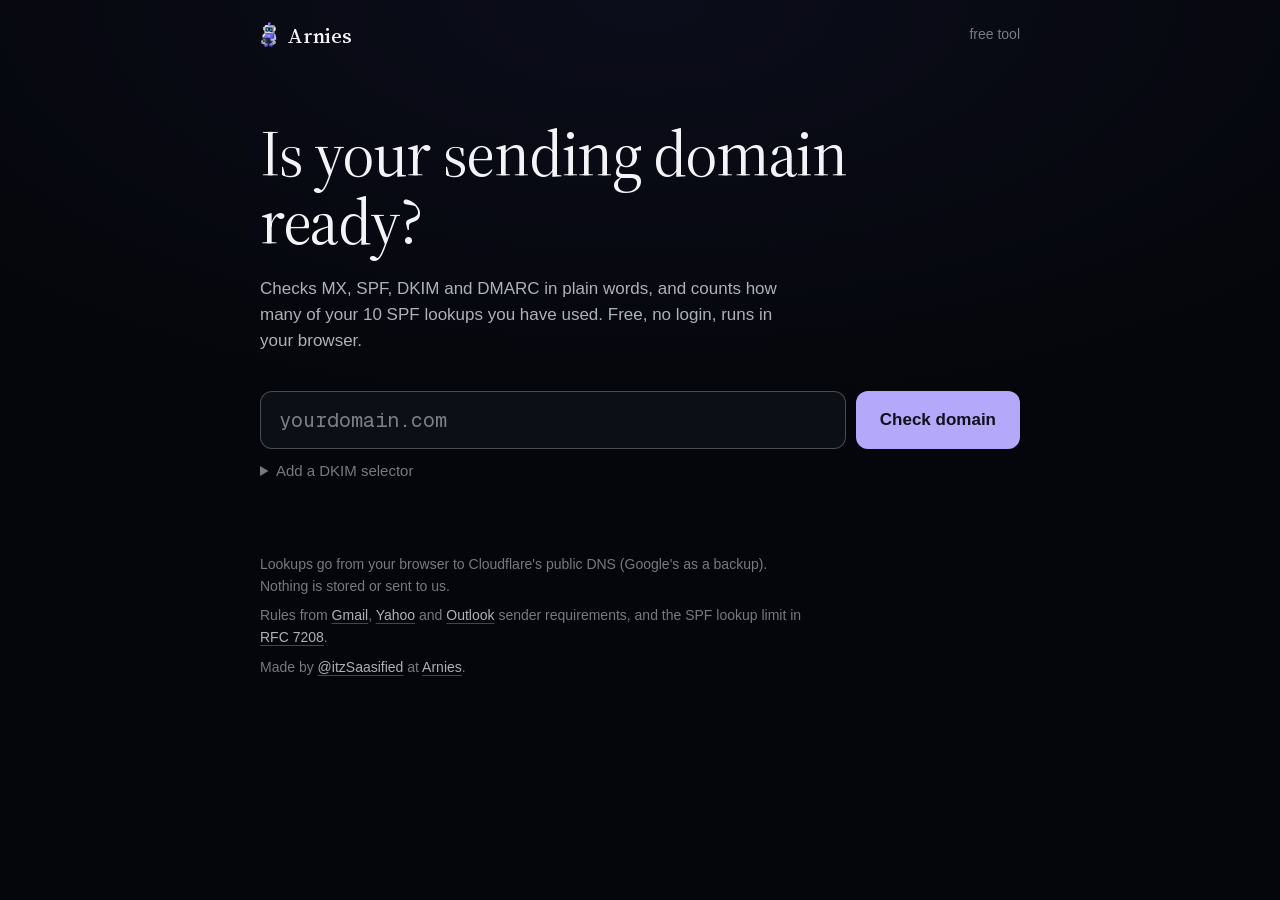
<file: domain-checker/index.html>
<!doctype html>
<html lang="en">
<head>
<meta charset="utf-8">
<meta name="viewport" content="width=device-width, initial-scale=1">
<title>Sending domain checker</title>
<meta name="description" content="Check if a cold email sending domain is set up: MX, SPF, DKIM and DMARC in plain words, plus your SPF lookup count. Free, no login, runs in your browser.">
<meta property="og:title" content="Sending domain checker">
<meta property="og:description" content="MX, SPF, DKIM and DMARC in plain words, plus your SPF lookup count. Free, no login.">
<meta property="og:image" content="https://jamakzai12.github.io/domain-checker/og.png">
<meta property="og:url" content="https://jamakzai12.github.io/domain-checker/">
<meta name="twitter:card" content="summary_large_image">
<meta name="twitter:site" content="@itzSaasified">
<meta name="theme-color" content="#05060b">
<link rel="icon" href="arnie.svg" type="image/svg+xml">
<link rel="stylesheet" href="style.css">
</head>
<body>
<div class="sky" aria-hidden="true"></div>

<header class="top">
  <a class="brand" href="https://arnies.ai" rel="noopener">
    <img src="arnie.svg" alt="" width="17" height="26">
    <span>Arnies</span>
  </a>
  <span class="top-note">free tool</span>
</header>

<main>
  <section class="hero">
    <h1 id="headline">Is your sending domain ready?</h1>
    <p class="lede" id="lede">Checks MX, SPF, DKIM and DMARC in plain words, and counts how many of your 10 SPF lookups you have used. Free, no login, runs in your browser.</p>

    <form id="form" class="check-form" autocomplete="off" novalidate>
      <label class="visually-hidden" for="domain">Domain</label>
      <input id="domain" name="domain" type="text" inputmode="url" spellcheck="false" autocapitalize="none" placeholder="yourdomain.com" required>
      <button id="go" type="submit">Check domain</button>
      <details class="selector">
        <summary>Add a DKIM selector</summary>
        <label for="selector">Selector</label>
        <input id="selector" name="selector" type="text" spellcheck="false" autocapitalize="none" placeholder="e.g. google">
        <p class="hint">Find it in a sent email: open "show original" and look for <code>s=</code> in the DKIM-Signature line. Leave it empty and we try the common ones.</p>
      </details>
    </form>
    <p class="error" id="error" role="alert" hidden></p>
  </section>

  <section id="results" class="results" aria-live="polite" hidden>
    <ol class="checks" id="checks"></ol>
    <p class="share" id="share" hidden><button type="button" id="copy-link" class="ghost">Copy link to these results</button></p>
  </section>
</main>

<footer class="foot">
  <p>Lookups go from your browser to Cloudflare's public DNS (Google's as a backup). Nothing is stored or sent to us.</p>
  <p>Rules from <a href="https://support.google.com/mail/answer/81126" rel="noopener">Gmail</a>, <a href="https://senders.yahooinc.com/best-practices/" rel="noopener">Yahoo</a> and <a href="https://postmaster.outlook.com/policies.aspx" rel="noopener">Outlook</a> sender requirements, and the SPF lookup limit in <a href="https://www.rfc-editor.org/rfc/rfc7208#section-4.6.4" rel="noopener">RFC 7208</a>.</p>
  <p>Made by <a href="https://x.com/itzSaasified" rel="noopener">@itzSaasified</a> at <a href="https://arnies.ai" rel="noopener">Arnies</a>.</p>
</footer>

<script src="app.js"></script>
</body>
</html>
</file>
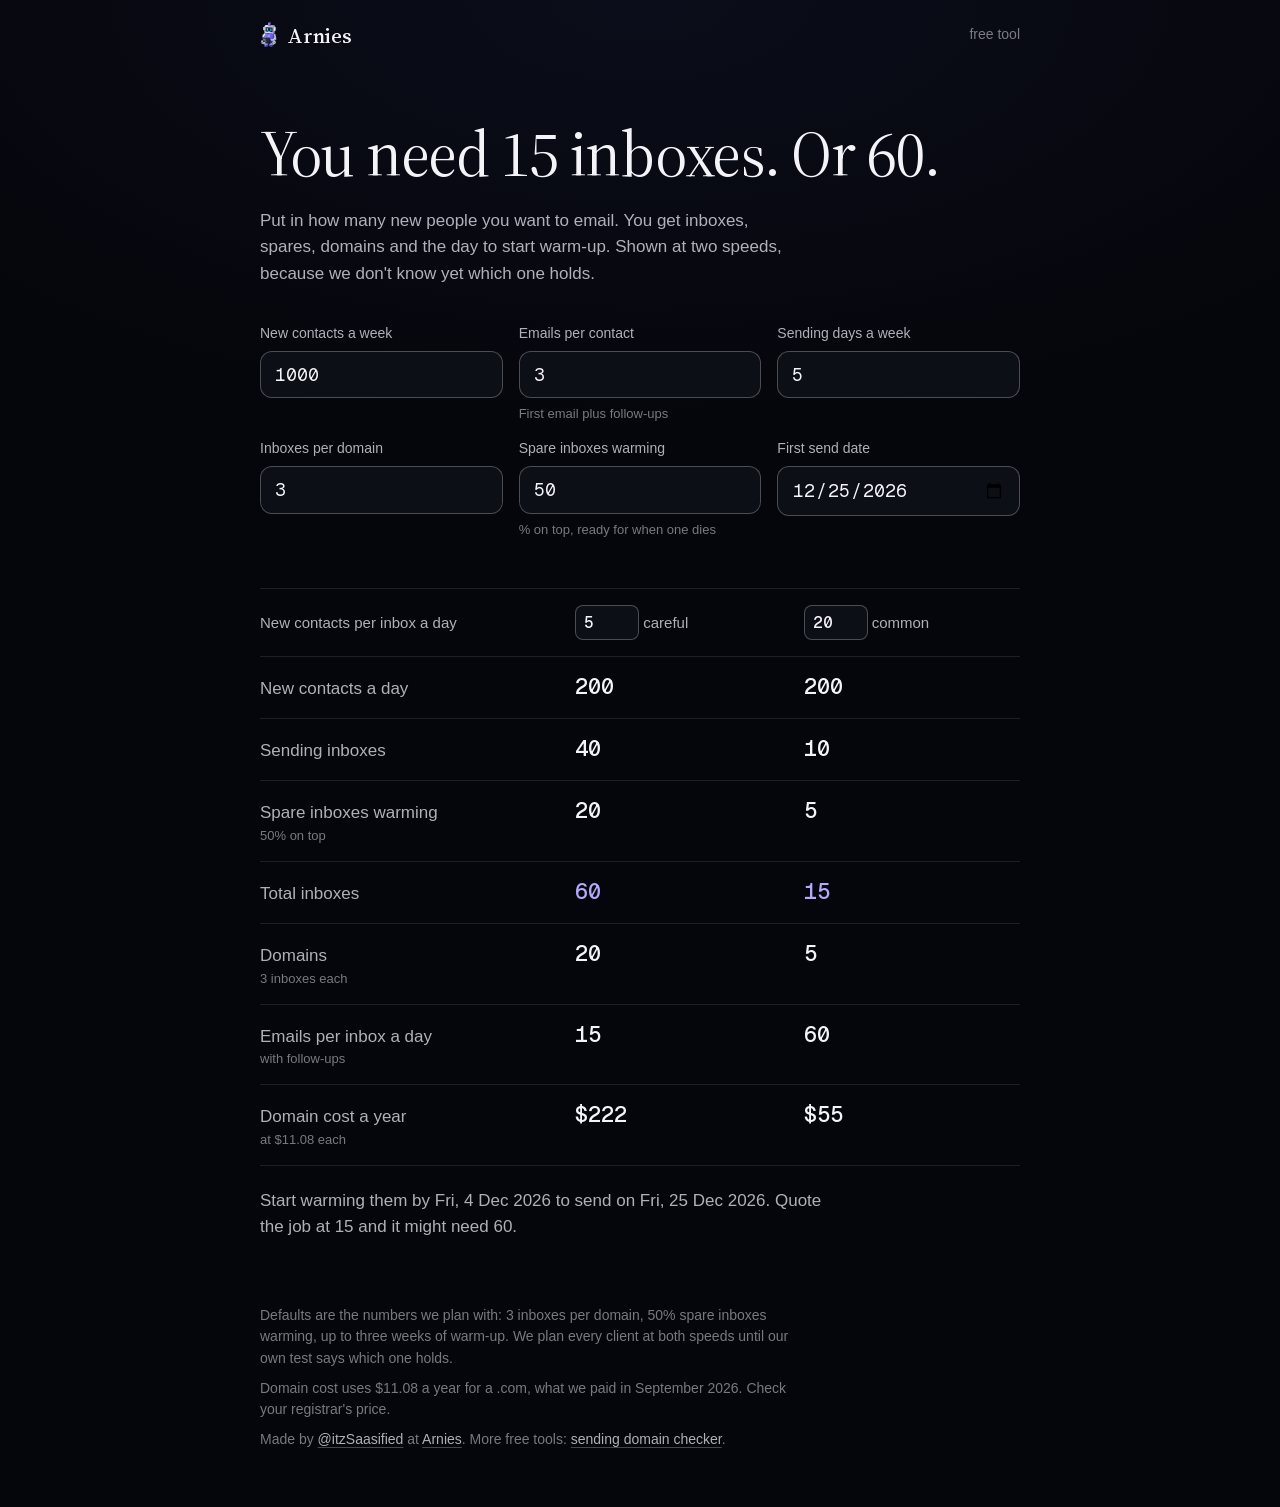
<file: inbox-calculator/index.html>
<!doctype html>
<html lang="en">
<head>
<meta charset="utf-8">
<meta name="viewport" content="width=device-width, initial-scale=1">
<title>Cold email inbox calculator</title>
<meta name="description" content="How many inboxes and domains you need for your cold email volume, with spares and the date to start warm-up. Free, no login.">
<meta property="og:title" content="Cold email inbox calculator">
<meta property="og:description" content="Inboxes, spares, domains and the day to start warm-up. Free, no login.">
<meta property="og:image" content="https://jamakzai12.github.io/inbox-calculator/og.png">
<meta property="og:url" content="https://jamakzai12.github.io/inbox-calculator/">
<meta name="twitter:card" content="summary_large_image">
<meta name="twitter:site" content="@itzSaasified">
<meta name="theme-color" content="#05060b">
<link rel="icon" href="arnie.svg" type="image/svg+xml">
<link rel="stylesheet" href="style.css">
</head>
<body>
<div class="sky" aria-hidden="true"></div>

<header class="top">
  <a class="brand" href="https://arnies.ai" rel="noopener">
    <img src="arnie.svg" alt="" width="17" height="26">
    <span>Arnies</span>
  </a>
  <span class="top-note">free tool</span>
</header>

<main>
  <section class="hero">
    <h1 id="headline">How many inboxes do you need?</h1>
    <p class="lede">Put in how many new people you want to email. You get inboxes, spares, domains and the day to start warm-up. Shown at two speeds, because we don't know yet which one holds.</p>

    <form id="form" class="inputs" autocomplete="off">
      <div class="field">
        <label for="weekly">New contacts a week</label>
        <input id="weekly" type="number" min="1" step="1" value="1000" inputmode="numeric">
      </div>
      <div class="field">
        <label for="steps">Emails per contact</label>
        <input id="steps" type="number" min="1" max="10" step="1" value="3" inputmode="numeric">
        <p class="note">First email plus follow-ups</p>
      </div>
      <div class="field">
        <label for="days">Sending days a week</label>
        <input id="days" type="number" min="1" max="7" step="1" value="5" inputmode="numeric">
      </div>
      <div class="field">
        <label for="perdomain">Inboxes per domain</label>
        <input id="perdomain" type="number" min="1" max="10" step="1" value="3" inputmode="numeric">
      </div>
      <div class="field">
        <label for="spare">Spare inboxes warming</label>
        <input id="spare" type="number" min="0" max="200" step="5" value="50" inputmode="numeric">
        <p class="note">% on top, ready for when one dies</p>
      </div>
      <div class="field">
        <label for="launch">First send date</label>
        <input id="launch" type="date">
      </div>
    </form>
  </section>

  <section class="plans" aria-live="polite">
    <div class="plan-head">
      <span>New contacts per inbox a day</span>
      <span><input id="rate-a" type="number" min="1" max="100" value="5" aria-label="Careful speed, new contacts per inbox a day"> careful</span>
      <span><input id="rate-b" type="number" min="1" max="100" value="20" aria-label="Common speed, new contacts per inbox a day"> common</span>
    </div>
    <div id="rows"></div>
    <p class="gap-note" id="gap"></p>
  </section>
</main>

<footer class="foot">
  <p>Defaults are the numbers we plan with: 3 inboxes per domain, 50% spare inboxes warming, up to three weeks of warm-up. We plan every client at both speeds until our own test says which one holds.</p>
  <p>Domain cost uses $11.08 a year for a .com, what we paid in September 2026. Check your registrar's price.</p>
  <p>Made by <a href="https://x.com/itzSaasified" rel="noopener">@itzSaasified</a> at <a href="https://arnies.ai" rel="noopener">Arnies</a>. More free tools: <a href="../domain-checker/">sending domain checker</a>.</p>
</footer>

<script src="app.js"></script>
</body>
</html>
</file>
<file: domain-checker/style.css>
@font-face {
  font-family: "Source Serif 4";
  src: url("fonts/source-serif-4.woff2") format("woff2");
  font-weight: 400 600;
  font-display: swap;
}
@font-face {
  font-family: "Geist Mono";
  src: url("fonts/geist-mono.woff2") format("woff2");
  font-weight: 400 500;
  font-display: swap;
}

:root {
  --bg: #05060b;
  --glow: #0b0d1a;
  --card: #0d0f17;
  --line: rgb(255 255 255 / 0.10);
  --line-strong: rgb(255 255 255 / 0.26);
  --text: #f4f3f8;
  --soft: rgb(236 235 246 / 0.74);
  --quiet: rgb(236 235 246 / 0.50);
  --accent: #b3a8fa;
  --good: #7fd1bf;
  --warn: #ffb872;
  --bad: #ff8f8f;
  --serif: "Source Serif 4", Georgia, serif;
  --sans: -apple-system, BlinkMacSystemFont, "Segoe UI", Roboto, sans-serif;
  --mono: "Geist Mono", ui-monospace, "SF Mono", Menlo, monospace;
}

* { box-sizing: border-box; }

html { -webkit-text-size-adjust: 100%; }

body {
  margin: 0;
  min-height: 100vh;
  background: var(--bg);
  color: var(--text);
  font: 17px/1.55 var(--sans);
  -webkit-font-smoothing: antialiased;
}

.sky {
  position: fixed;
  inset: 0;
  z-index: -1;
  background:
    radial-gradient(1px 1px at 20px 30px, rgb(255 255 255 / 0.35), transparent 60%),
    radial-gradient(1px 1px at 90px 120px, rgb(255 255 255 / 0.22), transparent 60%),
    radial-gradient(1px 1px at 160px 60px, rgb(255 255 255 / 0.28), transparent 60%),
    radial-gradient(1px 1px at 230px 170px, rgb(255 255 255 / 0.18), transparent 60%),
    radial-gradient(120% 80% at 50% 0%, var(--glow) 0%, var(--bg) 60%);
  background-size: 260px 220px, 260px 220px, 260px 220px, 260px 220px, 100% 100%;
}

a { color: var(--text); text-decoration-color: var(--line-strong); text-underline-offset: 3px; }
a:hover { text-decoration-color: var(--accent); }

:focus-visible { outline: 2px solid var(--accent); outline-offset: 3px; border-radius: 4px; }

.visually-hidden {
  position: absolute; width: 1px; height: 1px; overflow: hidden;
  clip: rect(0 0 0 0); white-space: nowrap;
}

.top, main, .foot {
  width: min(760px, 100% - 32px);
  margin-inline: auto;
}

.top {
  display: flex;
  align-items: center;
  justify-content: space-between;
  padding: 22px 0 0;
}
.brand {
  display: inline-flex;
  align-items: center;
  gap: 10px;
  text-decoration: none;
  font: 500 21px/1 var(--serif);
  letter-spacing: -0.01em;
}
.top-note { color: var(--quiet); font-size: 14px; }

/* Hero: the domain becomes the headline once checked */
.hero { padding: 72px 0 8px; }

h1 {
  margin: 0;
  font: 400 clamp(38px, 7vw, 64px)/1.06 var(--serif);
  letter-spacing: -0.02em;
  overflow-wrap: anywhere;
}
h1 .domain { font-weight: 500; }

.lede {
  margin: 20px 0 0;
  max-width: 58ch;
  color: var(--soft);
}

.check-form {
  display: grid;
  grid-template-columns: 1fr auto;
  gap: 10px;
  margin-top: 36px;
}
.check-form > input {
  min-width: 0;
  padding: 16px 18px;
  border: 1px solid var(--line-strong);
  border-radius: 12px;
  background: var(--card);
  color: var(--text);
  font: 400 20px/1.2 var(--mono);
}
.check-form > input::placeholder { color: var(--quiet); }
.check-form > input:focus { outline: none; border-color: var(--accent); }

button {
  font: inherit;
  cursor: pointer;
}
#go {
  padding: 0 24px;
  border: 0;
  border-radius: 12px;
  background: var(--accent);
  color: #12101f;
  font-weight: 600;
}
#go:disabled { opacity: 0.6; cursor: progress; }

.selector { grid-column: 1 / -1; color: var(--soft); font-size: 15px; }
.selector summary { cursor: pointer; color: var(--quiet); width: max-content; }
.selector label { display: block; margin-top: 12px; color: var(--quiet); font-size: 14px; }
.selector input {
  margin-top: 6px;
  width: min(280px, 100%);
  padding: 10px 12px;
  border: 1px solid var(--line-strong);
  border-radius: 10px;
  background: var(--card);
  color: var(--text);
  font: 400 16px var(--mono);
}
.hint { margin: 8px 0 0; color: var(--quiet); font-size: 14px; max-width: 60ch; }

code, .record, .meter-label { font-family: var(--mono); }
code { font-size: 0.92em; color: var(--text); }

.error { margin: 16px 0 0; color: var(--bad); }

/* Results: one list, not a card grid */
.results { padding: 40px 0 0; }

.checks {
  list-style: none;
  margin: 0;
  padding: 0;
  border-top: 1px solid var(--line);
}
.check-row {
  display: grid;
  grid-template-columns: 92px 1fr;
  gap: 4px 20px;
  padding: 22px 0;
  border-bottom: 1px solid var(--line);
}
.check-name {
  font: 500 15px/1.6 var(--mono);
  color: var(--soft);
}
.verdict {
  display: inline-block;
  margin-right: 10px;
  font-weight: 600;
}
.s-pass .verdict { color: var(--good); }
.s-check .verdict { color: var(--warn); }
.s-fix .verdict { color: var(--bad); }
.s-pending .verdict { color: var(--quiet); }

.check-body p { margin: 0; }
.say { color: var(--text); }
.fix { margin-top: 6px !important; color: var(--soft); }

.record {
  margin: 10px 0 0;
  padding: 10px 12px;
  border: 1px solid var(--line);
  border-radius: 10px;
  background: rgb(13 15 23 / 0.8);
  color: var(--soft);
  font-size: 13.5px;
  line-height: 1.5;
  white-space: pre-wrap;
  overflow-wrap: anywhere;
}

.suggest { display: flex; gap: 8px; align-items: flex-start; margin-top: 10px; }
.suggest .record { margin: 0; flex: 1; color: var(--text); }

.ghost {
  padding: 8px 12px;
  border: 1px solid var(--line-strong);
  border-radius: 10px;
  background: transparent;
  color: var(--text);
  font-size: 14px;
  white-space: nowrap;
}
.ghost:hover { border-color: var(--accent); }

/* The SPF lookup meter: 10 slots, the real limit */
.meter { display: flex; gap: 5px; margin-top: 12px; }
.slot {
  width: 22px;
  height: 10px;
  border-radius: 3px;
  border: 1px solid var(--line-strong);
}
.slot.used { background: var(--accent); border-color: var(--accent); }
.meter.near .slot.used { background: var(--warn); border-color: var(--warn); }
.meter.over .slot.used { background: var(--bad); border-color: var(--bad); }
.meter-label { margin-top: 6px !important; color: var(--quiet); font-size: 13px; }

.share { margin: 24px 0 0; }

.foot {
  padding: 64px 0 48px;
  color: var(--quiet);
  font-size: 14px;
}
.foot p { margin: 0 0 8px; max-width: 70ch; }
.foot a { color: var(--soft); }

@media (max-width: 560px) {
  body { font-size: 16px; }
  .hero { padding-top: 44px; }
  .check-form { grid-template-columns: 1fr; }
  #go { padding: 15px; }
  .check-row { grid-template-columns: 1fr; gap: 2px; }
  .slot { width: 100%; }
}

@media (prefers-reduced-motion: no-preference) {
  .check-row.arrive { animation: arrive 260ms ease-out both; }
  @keyframes arrive { from { opacity: 0; } to { opacity: 1; } }
}
</file>
<file: inbox-calculator/style.css>
@font-face {
  font-family: "Source Serif 4";
  src: url("fonts/source-serif-4.woff2") format("woff2");
  font-weight: 400 600;
  font-display: swap;
}
@font-face {
  font-family: "Geist Mono";
  src: url("fonts/geist-mono.woff2") format("woff2");
  font-weight: 400 500;
  font-display: swap;
}

:root {
  --bg: #05060b;
  --glow: #0b0d1a;
  --card: #0d0f17;
  --line: rgb(255 255 255 / 0.10);
  --line-strong: rgb(255 255 255 / 0.26);
  --text: #f4f3f8;
  --soft: rgb(236 235 246 / 0.74);
  --quiet: rgb(236 235 246 / 0.50);
  --accent: #b3a8fa;
  --good: #7fd1bf;
  --warn: #ffb872;
  --bad: #ff8f8f;
  --serif: "Source Serif 4", Georgia, serif;
  --sans: -apple-system, BlinkMacSystemFont, "Segoe UI", Roboto, sans-serif;
  --mono: "Geist Mono", ui-monospace, "SF Mono", Menlo, monospace;
}

* { box-sizing: border-box; }

html { -webkit-text-size-adjust: 100%; }

body {
  margin: 0;
  min-height: 100vh;
  background: var(--bg);
  color: var(--text);
  font: 17px/1.55 var(--sans);
  -webkit-font-smoothing: antialiased;
}

.sky {
  position: fixed;
  inset: 0;
  z-index: -1;
  background:
    radial-gradient(1px 1px at 20px 30px, rgb(255 255 255 / 0.35), transparent 60%),
    radial-gradient(1px 1px at 90px 120px, rgb(255 255 255 / 0.22), transparent 60%),
    radial-gradient(1px 1px at 160px 60px, rgb(255 255 255 / 0.28), transparent 60%),
    radial-gradient(1px 1px at 230px 170px, rgb(255 255 255 / 0.18), transparent 60%),
    radial-gradient(120% 80% at 50% 0%, var(--glow) 0%, var(--bg) 60%);
  background-size: 260px 220px, 260px 220px, 260px 220px, 260px 220px, 100% 100%;
}

a { color: var(--text); text-decoration-color: var(--line-strong); text-underline-offset: 3px; }
a:hover { text-decoration-color: var(--accent); }

:focus-visible { outline: 2px solid var(--accent); outline-offset: 3px; border-radius: 4px; }

.visually-hidden {
  position: absolute; width: 1px; height: 1px; overflow: hidden;
  clip: rect(0 0 0 0); white-space: nowrap;
}

.top, main, .foot {
  width: min(760px, 100% - 32px);
  margin-inline: auto;
}

.top {
  display: flex;
  align-items: center;
  justify-content: space-between;
  padding: 22px 0 0;
}
.brand {
  display: inline-flex;
  align-items: center;
  gap: 10px;
  text-decoration: none;
  font: 500 21px/1 var(--serif);
  letter-spacing: -0.01em;
}
.top-note { color: var(--quiet); font-size: 14px; }

/* Hero: the domain becomes the headline once checked */
.hero { padding: 72px 0 8px; }

h1 {
  margin: 0;
  font: 400 clamp(38px, 7vw, 64px)/1.06 var(--serif);
  letter-spacing: -0.02em;
  overflow-wrap: anywhere;
}
h1 .domain { font-weight: 500; }

.lede {
  margin: 20px 0 0;
  max-width: 58ch;
  color: var(--soft);
}

.check-form {
  display: grid;
  grid-template-columns: 1fr auto;
  gap: 10px;
  margin-top: 36px;
}
.check-form > input {
  min-width: 0;
  padding: 16px 18px;
  border: 1px solid var(--line-strong);
  border-radius: 12px;
  background: var(--card);
  color: var(--text);
  font: 400 20px/1.2 var(--mono);
}
.check-form > input::placeholder { color: var(--quiet); }
.check-form > input:focus { outline: none; border-color: var(--accent); }

button {
  font: inherit;
  cursor: pointer;
}
#go {
  padding: 0 24px;
  border: 0;
  border-radius: 12px;
  background: var(--accent);
  color: #12101f;
  font-weight: 600;
}
#go:disabled { opacity: 0.6; cursor: progress; }

.selector { grid-column: 1 / -1; color: var(--soft); font-size: 15px; }
.selector summary { cursor: pointer; color: var(--quiet); width: max-content; }
.selector label { display: block; margin-top: 12px; color: var(--quiet); font-size: 14px; }
.selector input {
  margin-top: 6px;
  width: min(280px, 100%);
  padding: 10px 12px;
  border: 1px solid var(--line-strong);
  border-radius: 10px;
  background: var(--card);
  color: var(--text);
  font: 400 16px var(--mono);
}
.hint { margin: 8px 0 0; color: var(--quiet); font-size: 14px; max-width: 60ch; }

code, .record, .meter-label { font-family: var(--mono); }
code { font-size: 0.92em; color: var(--text); }

.error { margin: 16px 0 0; color: var(--bad); }

/* Results: one list, not a card grid */
.results { padding: 40px 0 0; }

.checks {
  list-style: none;
  margin: 0;
  padding: 0;
  border-top: 1px solid var(--line);
}
.check-row {
  display: grid;
  grid-template-columns: 92px 1fr;
  gap: 4px 20px;
  padding: 22px 0;
  border-bottom: 1px solid var(--line);
}
.check-name {
  font: 500 15px/1.6 var(--mono);
  color: var(--soft);
}
.verdict {
  display: inline-block;
  margin-right: 10px;
  font-weight: 600;
}
.s-pass .verdict { color: var(--good); }
.s-check .verdict { color: var(--warn); }
.s-fix .verdict { color: var(--bad); }
.s-pending .verdict { color: var(--quiet); }

.check-body p { margin: 0; }
.say { color: var(--text); }
.fix { margin-top: 6px !important; color: var(--soft); }

.record {
  margin: 10px 0 0;
  padding: 10px 12px;
  border: 1px solid var(--line);
  border-radius: 10px;
  background: rgb(13 15 23 / 0.8);
  color: var(--soft);
  font-size: 13.5px;
  line-height: 1.5;
  white-space: pre-wrap;
  overflow-wrap: anywhere;
}

.suggest { display: flex; gap: 8px; align-items: flex-start; margin-top: 10px; }
.suggest .record { margin: 0; flex: 1; color: var(--text); }

.ghost {
  padding: 8px 12px;
  border: 1px solid var(--line-strong);
  border-radius: 10px;
  background: transparent;
  color: var(--text);
  font-size: 14px;
  white-space: nowrap;
}
.ghost:hover { border-color: var(--accent); }

/* The SPF lookup meter: 10 slots, the real limit */
.meter { display: flex; gap: 5px; margin-top: 12px; }
.slot {
  width: 22px;
  height: 10px;
  border-radius: 3px;
  border: 1px solid var(--line-strong);
}
.slot.used { background: var(--accent); border-color: var(--accent); }
.meter.near .slot.used { background: var(--warn); border-color: var(--warn); }
.meter.over .slot.used { background: var(--bad); border-color: var(--bad); }
.meter-label { margin-top: 6px !important; color: var(--quiet); font-size: 13px; }

.share { margin: 24px 0 0; }

.foot {
  padding: 64px 0 48px;
  color: var(--quiet);
  font-size: 14px;
}
.foot p { margin: 0 0 8px; max-width: 70ch; }
.foot a { color: var(--soft); }

@media (max-width: 560px) {
  body { font-size: 16px; }
  .hero { padding-top: 44px; }
  .check-form { grid-template-columns: 1fr; }
  #go { padding: 15px; }
  .check-row { grid-template-columns: 1fr; gap: 2px; }
  .slot { width: 100%; }
}

@media (prefers-reduced-motion: no-preference) {
  .check-row.arrive { animation: arrive 260ms ease-out both; }
  @keyframes arrive { from { opacity: 0; } to { opacity: 1; } }
}

/* Inbox calculator */
.inputs {
  display: grid;
  grid-template-columns: repeat(3, minmax(0, 1fr));
  gap: 14px 16px;
  margin-top: 36px;
}
.field label { display: block; color: var(--soft); font-size: 14px; margin-bottom: 6px; }
.field input {
  width: 100%;
  padding: 12px 14px;
  border: 1px solid var(--line-strong);
  border-radius: 12px;
  background: var(--card);
  color: var(--text);
  font: 400 18px/1.2 var(--mono);
}
.field input:focus { outline: none; border-color: var(--accent); }
.field .note { margin: 6px 0 0; color: var(--quiet); font-size: 13px; }

.plans { margin-top: 40px; border-top: 1px solid var(--line); }
.plan-head, .plan-row {
  display: grid;
  grid-template-columns: 1.4fr 1fr 1fr;
  gap: 12px;
  padding: 16px 0;
  border-bottom: 1px solid var(--line);
  align-items: baseline;
}
.plan-head { color: var(--soft); font-size: 15px; }
.plan-head input {
  width: 64px;
  padding: 6px 8px;
  border: 1px solid var(--line-strong);
  border-radius: 8px;
  background: var(--card);
  color: var(--text);
  font: 500 16px var(--mono);
}
.plan-row .what { color: var(--soft); }
.plan-row .val { font: 500 22px/1.2 var(--mono); color: var(--text); }
.plan-row.total .val { color: var(--accent); }
.plan-row .sub { display: block; color: var(--quiet); font: 400 13px/1.4 var(--sans); }
.gap-note { margin: 22px 0 0; color: var(--soft); max-width: 62ch; }

@media (max-width: 560px) {
  .inputs { grid-template-columns: 1fr 1fr; }
  .plan-head, .plan-row { grid-template-columns: 1.2fr 1fr 1fr; gap: 8px; }
  .plan-row .val { font-size: 18px; }
}
</file>
